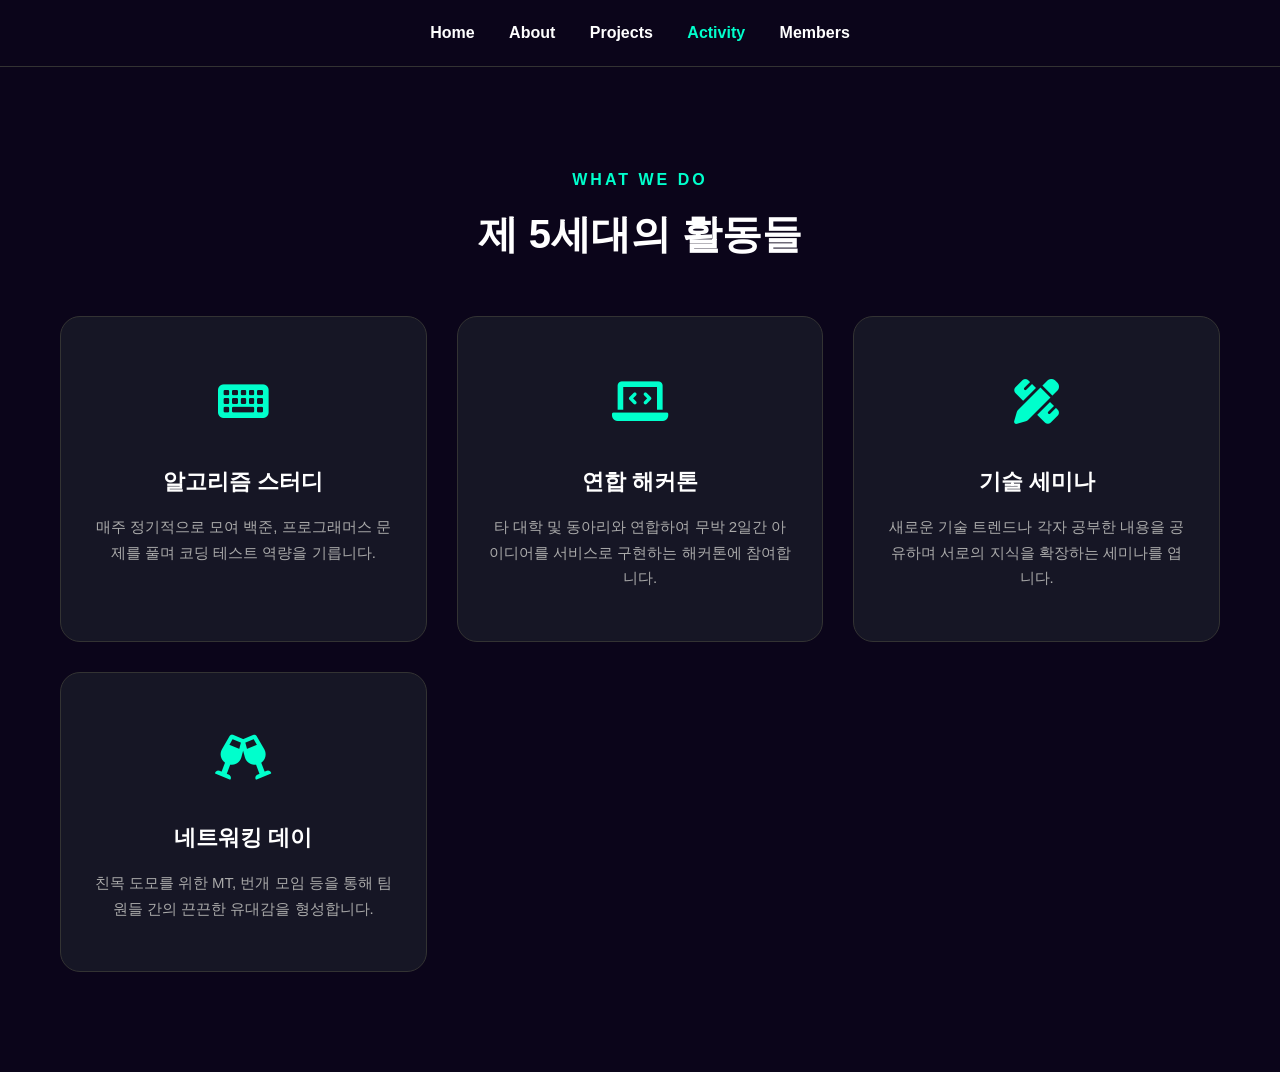
<file: activity.html>
<!DOCTYPE html>
<html lang="ko">
<head>
    <meta charset="UTF-8">
    <meta name="viewport" content="width=device-width, initial-scale=1.0"> 
    <title>Activity - 제 5세대</title>
    <link rel="stylesheet" href="https://cdnjs.cloudflare.com/ajax/libs/font-awesome/6.0.0/css/all.min.css">
    <link rel="stylesheet" href="css/activity_style.css">
    <link rel="stylesheet" href="css/common.css">
</head>
<body>
    <nav>
        <a href="index.html">Home</a>
        <a href="about.html">About</a>  
        <a href="projects.html">Projects</a>
        <a href="activity.html" style="color: #00ffcc;">Activity</a> 
        <a href="members.html">Members</a>
    </nav>

    <section class="activity-container">
        <h4 class="sub-title">WHAT WE DO</h4>
        <h2 class="main-title">제 5세대의 활동들</h2>

        <div class="activity-grid">
            <div class="activity-card">
                <div class="icon-box"><i class="fas fa-keyboard"></i></div>
                <h3>알고리즘 스터디</h3>
                <p>매주 정기적으로 모여 백준, 프로그래머스 문제를 풀며 코딩 테스트 역량을 기릅니다.</p>
            </div>
            
            <div class="activity-card">
                <div class="icon-box"><i class="fas fa-laptop-code"></i></div>
                <h3>연합 해커톤</h3>
                <p>타 대학 및 동아리와 연합하여 무박 2일간 아이디어를 서비스로 구현하는 해커톤에 참여합니다.</p>
            </div>
            
            <div class="activity-card">
                <div class="icon-box"><i class="fas fa-pencil-ruler"></i></div>
                <h3>기술 세미나</h3>
                <p>새로운 기술 트렌드나 각자 공부한 내용을 공유하며 서로의 지식을 확장하는 세미나를 엽니다.</p>
            </div>

            <div class="activity-card">
                <div class="icon-box"><i class="fas fa-glass-cheers"></i></div>
                <h3>네트워킹 데이</h3>
                <p>친목 도모를 위한 MT, 번개 모임 등을 통해 팀원들 간의 끈끈한 유대감을 형성합니다.</p>
            </div>
        </div>
    </section>
</body>
</html>
</file>
<file: css/activity_style.css>
.activity-container { padding: 100px 20px; max-width: 1200px; margin: 0 auto; text-align: center; }
.sub-title { color: #00ffcc; letter-spacing: 3px; margin-bottom: 10px; }
.main-title { font-size: 2.5rem; margin-bottom: 50px; }

.activity-grid {
    display: grid;
    grid-template-columns: repeat(auto-fit, minmax(280px, 1fr));
    gap: 30px;
}

.activity-card {
    background-color: #161625;
    padding: 50px 30px;
    border-radius: 20px;
    border: 1px solid #333;
    transition: all 0.3s ease;
}

.activity-card:hover {
    border-color: #00ffcc;
    transform: translateY(-10px);
    box-shadow: 0 10px 30px rgba(0, 255, 204, 0.15);
}

.icon-box { font-size: 45px; color: #00ffcc; margin-bottom: 25px; }
.activity-card h3 { font-size: 22px; margin-bottom: 15px; color: #fff; }
.activity-card p { color: #aaa; line-height: 1.7; font-size: 15px; }
</file>
<file: css/common.css>
/*
    2026.05.23
    포함내용: 배경, 폰트, 네비게이션 바, 마우스 포인터
*/
@charset "UTF-8";

* {
    box-sizing: border-box;
    margin: 0;
    padding: 0;
}

/* =========================================
   2. 전체 배경, 폰트 및 마우스 커서 적용
   ========================================= */
body { 
    font-family: 'Malgun Gothic', 'Apple SD Gothic Neo', sans-serif; 
    background-color: #0b051a; 
    color: white; 
    line-height: 1.6;
    /* 직접 만든 SVG 커스텀 마우스 포인터 적용 */
    cursor: url('../element/mouse_cursor.svg') 10 10, auto; 
}

/* 버튼, 링크에 마우스를 올렸을 때의 커서도 통일하고 싶다면 추가 */
a, button {
    cursor: pointer; /* 혹은 별도의 포인터용 svg 파일 경로 지정 */
}

/* =========================================
   3. 상단 네비게이션 바 (공통)
   ========================================= */
nav { 
    background-color: #0b051a; 
    padding: 20px; 
    text-align: center; 
    border-bottom: 1px solid #333; 
}

nav a { 
    color: white; 
    text-decoration: none; 
    margin: 0 15px; 
    font-weight: bold; 
    transition: color 0.3s ease; 
}

nav a:hover { 
    color: #00ffcc; 
}

/* =========================================
   4. 하단 푸터 (공통)
   ========================================= */
.main-footer {
    background-color: #0b051a;
    padding: 50px 20px;
    text-align: center;
    border-top: 1px solid #333;
}

.social-links { margin: 20px 0; }

.social-icon {
    display: inline-flex;
    align-items: center;
    justify-content: center;
    width: 45px;
    height: 45px;
    background-color: #1a1a2e;
    color: #00ffcc;
    border-radius: 50%;
    margin: 0 10px;
    font-size: 20px;
    text-decoration: none;
    transition: all 0.3s ease;
    border: 1px solid #333;
}

.social-icon:hover {
    background-color: #00ffcc;
    color: #0b051a;
    transform: translateY(-5px);
    box-shadow: 0 0 15px rgba(0, 255, 204, 0.5);
}

.footer-text { color: #888; font-size: 14px; line-height: 1.8; }

/* =========================================
   5. 모바일 반응형 (공통 네비게이션)
   ========================================= */
@media (max-width: 768px) {
    nav { padding: 10px; }
    nav a { display: block; margin: 15px 0; font-size: 18px; }
}
</file>
